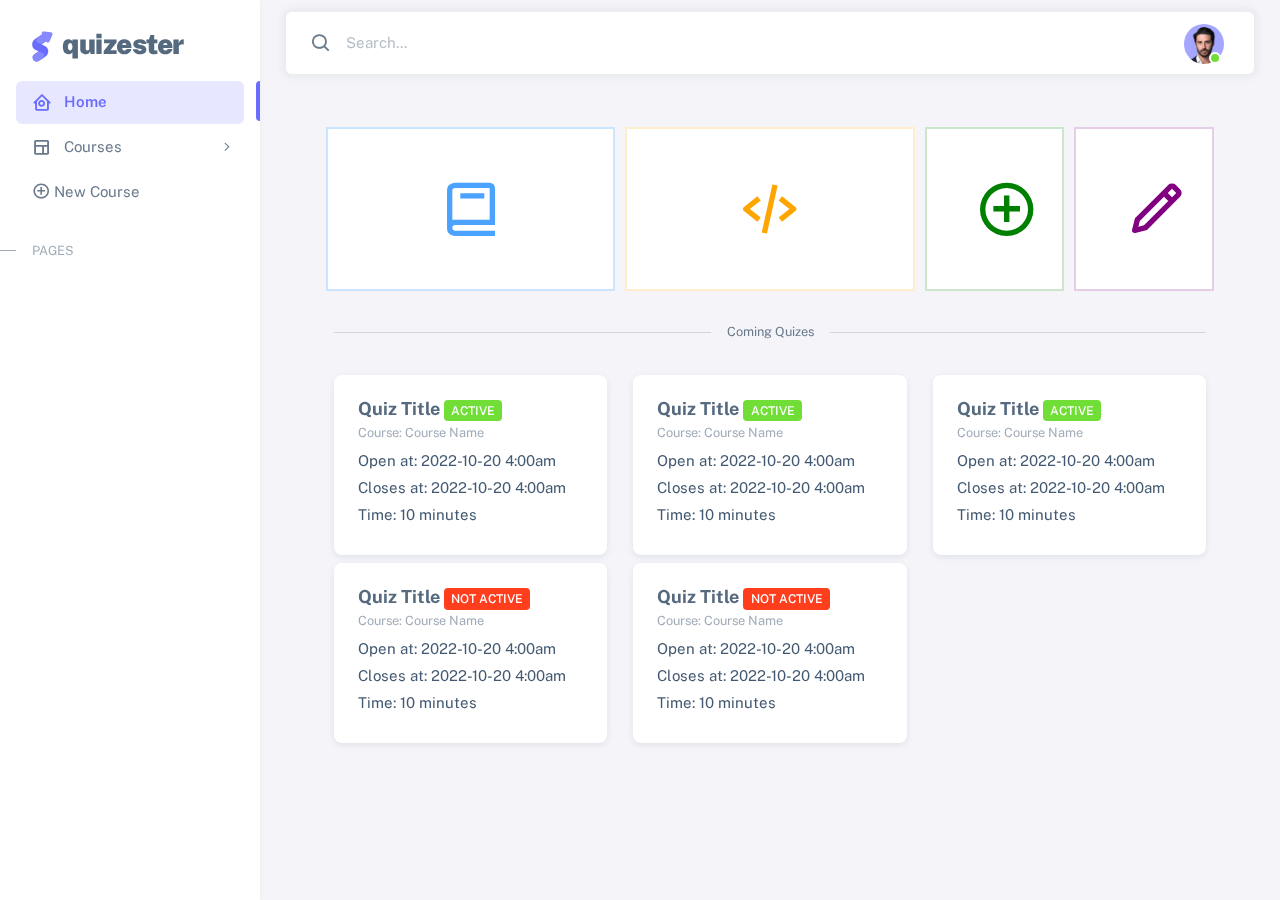
<file: html/index.html>
<!DOCTYPE html>

<html
  lang="en"
  class="light-style layout-menu-fixed"
  dir="ltr"
  data-theme="theme-default"
  data-assets-path="../assets/"
  data-template="vertical-menu-template-free"
>
  <head>
    <meta charset="utf-8" />
    <meta
      name="viewport"
      content="width=device-width, initial-scale=1.0, user-scalable=no, minimum-scale=1.0, maximum-scale=1.0"
    />

    <title>Quizester - Home</title>

    <meta name="description" content="" />

    <!-- Favicon -->
    <link rel="icon" type="image/x-icon" href="../assets/img/favicon/favicon.ico" />

    <!-- Fonts -->
    <link rel="preconnect" href="https://fonts.googleapis.com" />
    <link rel="preconnect" href="https://fonts.gstatic.com" crossorigin />
    <link
      href="https://fonts.googleapis.com/css2?family=Public+Sans:ital,wght@0,300;0,400;0,500;0,600;0,700;1,300;1,400;1,500;1,600;1,700&display=swap"
      rel="stylesheet"
    />

    <!-- Icons. Uncomment required icon fonts -->
    <link rel="stylesheet" href="../assets/vendor/fonts/boxicons.css" />

    <!-- Core CSS -->
    <link rel="stylesheet" href="../assets/vendor/css/core.css" class="template-customizer-core-css" />
    <link rel="stylesheet" href="../assets/vendor/css/theme-default.css" class="template-customizer-theme-css" />
    <link rel="stylesheet" href="../assets/css/demo.css" />
    <link rel="stylesheet" href="../assets/css/style.css" />

    <!-- Vendors CSS -->
    <link rel="stylesheet" href="../assets/vendor/libs/perfect-scrollbar/perfect-scrollbar.css" />

    <link rel="stylesheet" href="../assets/vendor/libs/apex-charts/apex-charts.css" />

    <!-- Page CSS -->

    <!-- Helpers -->
    <script src="../assets/vendor/js/helpers.js"></script>

    <!--! Template customizer & Theme config files MUST be included after core stylesheets and helpers.js in the <head> section -->
    <!--? Config:  Mandatory theme config file contain global vars & default theme options, Set your preferred theme option in this file.  -->
    <script src="../assets/js/config.js"></script>
  </head>

  <body>
    <!-- Layout wrapper -->
    <div class="layout-wrapper layout-content-navbar">
      <div class="layout-container">
        <!-- Menu -->

        <aside id="layout-menu" class="layout-menu menu-vertical menu bg-menu-theme">
          <div class="app-brand demo">
            <a href="index.html" class="app-brand-link">
              <span class="app-brand-logo demo">
                <svg
                  width="25"
                  viewBox="0 0 25 42"
                  version="1.1"
                  xmlns="http://www.w3.org/2000/svg"
                  xmlns:xlink="http://www.w3.org/1999/xlink"
                >
                  <defs>
                    <path
                      d="M13.7918663,0.358365126 L3.39788168,7.44174259 C0.566865006,9.69408886 -0.379795268,12.4788597 0.557900856,15.7960551 C0.68998853,16.2305145 1.09562888,17.7872135 3.12357076,19.2293357 C3.8146334,19.7207684 5.32369333,20.3834223 7.65075054,21.2172976 L7.59773219,21.2525164 L2.63468769,24.5493413 C0.445452254,26.3002124 0.0884951797,28.5083815 1.56381646,31.1738486 C2.83770406,32.8170431 5.20850219,33.2640127 7.09180128,32.5391577 C8.347334,32.0559211 11.4559176,30.0011079 16.4175519,26.3747182 C18.0338572,24.4997857 18.6973423,22.4544883 18.4080071,20.2388261 C17.963753,17.5346866 16.1776345,15.5799961 13.0496516,14.3747546 L10.9194936,13.4715819 L18.6192054,7.984237 L13.7918663,0.358365126 Z"
                      id="path-1"
                    ></path>
                    <path
                      d="M5.47320593,6.00457225 C4.05321814,8.216144 4.36334763,10.0722806 6.40359441,11.5729822 C8.61520715,12.571656 10.0999176,13.2171421 10.8577257,13.5094407 L15.5088241,14.433041 L18.6192054,7.984237 C15.5364148,3.11535317 13.9273018,0.573395879 13.7918663,0.358365126 C13.5790555,0.511491653 10.8061687,2.3935607 5.47320593,6.00457225 Z"
                      id="path-3"
                    ></path>
                    <path
                      d="M7.50063644,21.2294429 L12.3234468,23.3159332 C14.1688022,24.7579751 14.397098,26.4880487 13.008334,28.506154 C11.6195701,30.5242593 10.3099883,31.790241 9.07958868,32.3040991 C5.78142938,33.4346997 4.13234973,34 4.13234973,34 C4.13234973,34 2.75489982,33.0538207 2.37032616e-14,31.1614621 C-0.55822714,27.8186216 -0.55822714,26.0572515 -4.05231404e-15,25.8773518 C0.83734071,25.6075023 2.77988457,22.8248993 3.3049379,22.52991 C3.65497346,22.3332504 5.05353963,21.8997614 7.50063644,21.2294429 Z"
                      id="path-4"
                    ></path>
                    <path
                      d="M20.6,7.13333333 L25.6,13.8 C26.2627417,14.6836556 26.0836556,15.9372583 25.2,16.6 C24.8538077,16.8596443 24.4327404,17 24,17 L14,17 C12.8954305,17 12,16.1045695 12,15 C12,14.5672596 12.1403557,14.1461923 12.4,13.8 L17.4,7.13333333 C18.0627417,6.24967773 19.3163444,6.07059163 20.2,6.73333333 C20.3516113,6.84704183 20.4862915,6.981722 20.6,7.13333333 Z"
                      id="path-5"
                    ></path>
                  </defs>
                  <g id="g-app-brand" stroke="none" stroke-width="1" fill="none" fill-rule="evenodd">
                    <g id="Brand-Logo" transform="translate(-27.000000, -15.000000)">
                      <g id="Icon" transform="translate(27.000000, 15.000000)">
                        <g id="Mask" transform="translate(0.000000, 8.000000)">
                          <mask id="mask-2" fill="white">
                            <use xlink:href="#path-1"></use>
                          </mask>
                          <use fill="#696cff" xlink:href="#path-1"></use>
                          <g id="Path-3" mask="url(#mask-2)">
                            <use fill="#696cff" xlink:href="#path-3"></use>
                            <use fill-opacity="0.2" fill="#FFFFFF" xlink:href="#path-3"></use>
                          </g>
                          <g id="Path-4" mask="url(#mask-2)">
                            <use fill="#696cff" xlink:href="#path-4"></use>
                            <use fill-opacity="0.2" fill="#FFFFFF" xlink:href="#path-4"></use>
                          </g>
                        </g>
                        <g
                          id="Triangle"
                          transform="translate(19.000000, 11.000000) rotate(-300.000000) translate(-19.000000, -11.000000) "
                        >
                          <use fill="#696cff" xlink:href="#path-5"></use>
                          <use fill-opacity="0.2" fill="#FFFFFF" xlink:href="#path-5"></use>
                        </g>
                      </g>
                    </g>
                  </g>
                </svg>
              </span>
              <span class="app-brand-text demo menu-text fw-bolder ms-2">Quizester</span>
            </a>

            <a href="javascript:void(0);" class="layout-menu-toggle menu-link text-large ms-auto d-block d-xl-none">
              <i class="bx bx-chevron-left bx-sm align-middle"></i>
            </a>
          </div>

          <div class="menu-inner-shadow"></div>

          <ul class="menu-inner py-1">
            <li class="menu-item active">
              <a href="index.html" class="menu-link">
                <i class="menu-icon tf-icons bx bx-home-circle"></i>
                <div data-i18n="Analytics">Home</div>
              </a>
            </li>

            <li class="menu-item">
              <a href="javascript:void(0);" class="menu-link menu-toggle">
                <i class="menu-icon tf-icons bx bx-layout"></i>
                <div data-i18n="Layouts">Courses</div>
              </a>

              <ul class="menu-sub">
                <li class="menu-item">
                  <a href="" class="menu-link">
                    <div>Course 1</div>
                  </a>
                </li>
                <li class="menu-item">
                  <a href="" class="menu-link">
                    <div>Course 1</div>
                  </a>
                </li>
                <li class="menu-item">
                    <div class="menu-link cursor-pointer">No Courses</div>
                </li>
              </ul>
            </li>

            <li class="menu-item">
              <a href= "" class="menu-link">

                <div>
                  <i class="bx bx-plus-circle mb-1"></i>
                  New Course
                </div>
              </a>
            </li>

            <li class="menu-header small text-uppercase">
              <span class="menu-header-text">Pages</span>
            </li>
          </ul>
        </aside>
        <!-- / Menu -->

        <!-- Layout container -->
        <div class="layout-page">
          <!-- Navbar -->

          <nav
            class="layout-navbar container-xxl navbar navbar-expand-xl navbar-detached align-items-center bg-navbar-theme"
            id="layout-navbar"
          >
            <div class="layout-menu-toggle navbar-nav align-items-xl-center me-3 me-xl-0 d-xl-none">
              <a class="nav-item nav-link px-0 me-xl-4" href="javascript:void(0)">
                <i class="bx bx-menu bx-sm"></i>
              </a>
            </div>

            <div class="navbar-nav-right d-flex align-items-center" id="navbar-collapse">
              <!-- Search -->
              <div class="navbar-nav align-items-center">
                <div class="nav-item d-flex align-items-center">
                  <i class="bx bx-search fs-4 lh-0"></i>
                  <input
                    type="text"
                    class="form-control border-0 shadow-none"
                    placeholder="Search..."
                    aria-label="Search..."
                  />
                </div>
              </div>
              <!-- /Search -->

              <ul class="navbar-nav flex-row align-items-center ms-auto">

                <!-- User -->
                <li class="nav-item navbar-dropdown dropdown-user dropdown">
                  <a class="nav-link dropdown-toggle hide-arrow" href="javascript:void(0);" data-bs-toggle="dropdown">
                    <div class="avatar avatar-online">
                      <img src="../assets/img/avatars/1.png" alt class="w-px-40 h-auto rounded-circle" />
                    </div>
                  </a>
                  <ul class="dropdown-menu dropdown-menu-end">
                    <li>
                      <a class="dropdown-item" href="#">
                        <div class="d-flex">
                          <div class="flex-shrink-0 me-3">
                            <div class="avatar avatar-online">
                              <img src="../assets/img/avatars/1.png" alt class="w-px-40 h-auto rounded-circle" />
                            </div>
                          </div>
                          <div class="flex-grow-1">
                            <span class="fw-semibold d-block">John Doe</span>
                            <small class="text-muted">Admin</small>
                          </div>
                        </div>
                      </a>
                    </li>
                    <li>
                      <div class="dropdown-divider"></div>
                    </li>
                    <li>
                      <a class="dropdown-item" href="#">
                        <i class="bx bx-user me-2"></i>
                        <span class="align-middle">My Profile</span>
                      </a>
                    </li>
                    <li>
                      <a class="dropdown-item" href="#">
                        <i class="bx bx-cog me-2"></i>
                        <span class="align-middle">Settings</span>
                      </a>
                    </li>
                    <li>
                      <a class="dropdown-item" href="#">
                        <span class="d-flex align-items-center align-middle">
                          <i class="flex-shrink-0 bx bx-credit-card me-2"></i>
                          <span class="flex-grow-1 align-middle">Billing</span>
                          <span class="flex-shrink-0 badge badge-center rounded-pill bg-danger w-px-20 h-px-20">4</span>
                        </span>
                      </a>
                    </li>
                    <li>
                      <div class="dropdown-divider"></div>
                    </li>
                    <li>
                      <a class="dropdown-item" href="auth-login-basic.html">
                        <i class="bx bx-power-off me-2"></i>
                        <span class="align-middle">Log Out</span>
                      </a>
                    </li>
                  </ul>
                </li>
                <!--/ User -->
              </ul>
            </div>
          </nav>

          <!-- / Navbar -->




          <!-- Content wrapper -->
          <div class="container">
            <!-- Content -->
            <div class="row p-5 pb-2">
              <div class="component col col-12 col-lg-4 col-md-6 col-sm-12">
                <a href="" data-work="Courses" class="blue">
                  <i class="icon bx bx-book text-center p-5 d-block bg-white h-100"></i>
                </a>
              </div>

              <div class="component col col-12 col-lg-4 col-md-6 col-sm-12">
                <a href="" data-work="Quizes" class="orange">
                  <i class="icon bx bx-code-alt text-center p-5 d-block bg-white h-100"></i>
                </a>
              </div>

              <div class="component col col-12 col-lg-2 col-md-6 col-sm-12">
                <a href="" data-work="create course" class="green">
                  <i class="icon bx bx-plus-circle text-center p-5 d-block bg-white h-100"></i>
                </a>
              </div>

              <div class="component col col-12 col-lg-2 col-md-6 col-sm-12">
                <a href="" data-work="Create Quiz" class="purple">
                  <i class="icon bx bx-pencil text-center p-5 d-block bg-white h-100"></i>
                </a>
              </div>
            </div>

            <div class="divider text-center mx-5">
              <div class="divider-text">Coming Quizes</div>
            </div>

            <div class="row p-5 pt-3">
<!--              <p class="text-center text-black-50 p-5">There is no coming quizes...</p>-->

              <div class="col col-lg-4 col-md-6 col-sm-12 col-12 mb-2">
                <a href="" class="card">
                  <div class="card-header pb-2">
                    <h5 class="card-title fw-bold mb-1 d-inline-block">Quiz Title</h5>
                    <span class="badge bg-success">active</span>
                    <small class="text-muted d-block">Course: Course Name</small>
                  </div>
                  <div class="card-body">
                    <p class="card-text text-black d-block mb-1">
                      Open at: 2022-10-20 4:00am
                    </p>
                    <p class="card-text text-black d-block mb-1">
                      Closes at: 2022-10-20 4:00am
                    </p>
                    <p class="card-text text-black d-block mb-1">
                      Time: 10 minutes
                    </p>
                  </div>

                </a>
              </div>
              <div class="col col-lg-4 col-md-6 col-sm-12 col-12 mb-2">
                <a href="" class="card">
                  <div class="card-header pb-2">
                    <h5 class="card-title fw-bold mb-1 d-inline-block">Quiz Title</h5>
                    <span class="badge bg-success">active</span>
                    <small class="text-muted d-block">Course: Course Name</small>
                  </div>
                  <div class="card-body">
                    <p class="card-text text-black d-block mb-1">
                      Open at: 2022-10-20 4:00am
                    </p>
                    <p class="card-text text-black d-block mb-1">
                      Closes at: 2022-10-20 4:00am
                    </p>
                    <p class="card-text text-black d-block mb-1">
                      Time: 10 minutes
                    </p>
                  </div>

                </a>
              </div>
              <div class="col col-lg-4 col-md-6 col-sm-12 col-12 mb-2">
                <a href="" class="card">
                  <div class="card-header pb-2">
                    <h5 class="card-title fw-bold mb-1 d-inline-block">Quiz Title</h5>
                    <span class="badge bg-success">active</span>
                    <small class="text-muted d-block">Course: Course Name</small>
                  </div>
                  <div class="card-body">
                    <p class="card-text text-black d-block mb-1">
                      Open at: 2022-10-20 4:00am
                    </p>
                    <p class="card-text text-black d-block mb-1">
                      Closes at: 2022-10-20 4:00am
                    </p>
                    <p class="card-text text-black d-block mb-1">
                      Time: 10 minutes
                    </p>
                  </div>

                </a>
              </div>
              <div class="col col-lg-4 col-md-6 col-sm-12 col-12 mb-2">
                <a href="" class="card">
                  <div class="card-header pb-2">
                    <h5 class="card-title fw-bold mb-1 d-inline-block">Quiz Title</h5>
                    <span class="badge bg-danger">not active</span>
                    <small class="text-muted d-block">Course: Course Name</small>
                  </div>
                  <div class="card-body">
                    <p class="card-text text-black d-block mb-1">
                      Open at: 2022-10-20 4:00am
                    </p>
                    <p class="card-text text-black d-block mb-1">
                      Closes at: 2022-10-20 4:00am
                    </p>
                    <p class="card-text text-black d-block mb-1">
                      Time: 10 minutes
                    </p>
                  </div>

                </a>
              </div>
              <div class="col col-lg-4 col-md-6 col-sm-12 col-12 mb-2">
                <a href="" class="card">
                  <div class="card-header pb-2">
                    <h5 class="card-title fw-bold mb-1 d-inline-block">Quiz Title</h5>
                    <span class="badge bg-danger">not active</span>
                    <small class="text-muted d-block">Course: Course Name</small>
                  </div>
                  <div class="card-body">
                    <p class="card-text text-black d-block mb-1">
                      Open at: 2022-10-20 4:00am
                    </p>
                    <p class="card-text text-black d-block mb-1">
                      Closes at: 2022-10-20 4:00am
                    </p>
                    <p class="card-text text-black d-block mb-1">
                      Time: 10 minutes
                    </p>
                  </div>

                </a>
              </div>
            </div>

            <!-- / Content -->

            <div class="content-backdrop fade"></div>
          </div>
          <!-- Content wrapper -->
        </div>
        <!-- / Layout page -->
      </div>

      <!-- Overlay -->
      <div class="layout-overlay layout-menu-toggle"></div>
    </div>
    <!-- / Layout wrapper -->
















    <!-- Core JS -->
    <!-- build:js assets/vendor/js/core.js -->
    <script src="../assets/vendor/libs/jquery/jquery.js"></script>
    <script src="../assets/vendor/libs/popper/popper.js"></script>
    <script src="../assets/vendor/js/bootstrap.js"></script>
    <script src="../assets/vendor/libs/perfect-scrollbar/perfect-scrollbar.js"></script>

    <script src="../assets/vendor/js/menu.js"></script>
    <!-- endbuild -->

    <!-- Vendors JS -->
    <script src="../assets/vendor/libs/apex-charts/apexcharts.js"></script>

    <!-- Main JS -->
    <script src="../assets/js/main.js"></script>

    <!-- Page JS -->
    <script src="../assets/js/dashboards-analytics.js"></script>
  </body>
</html>
</file>
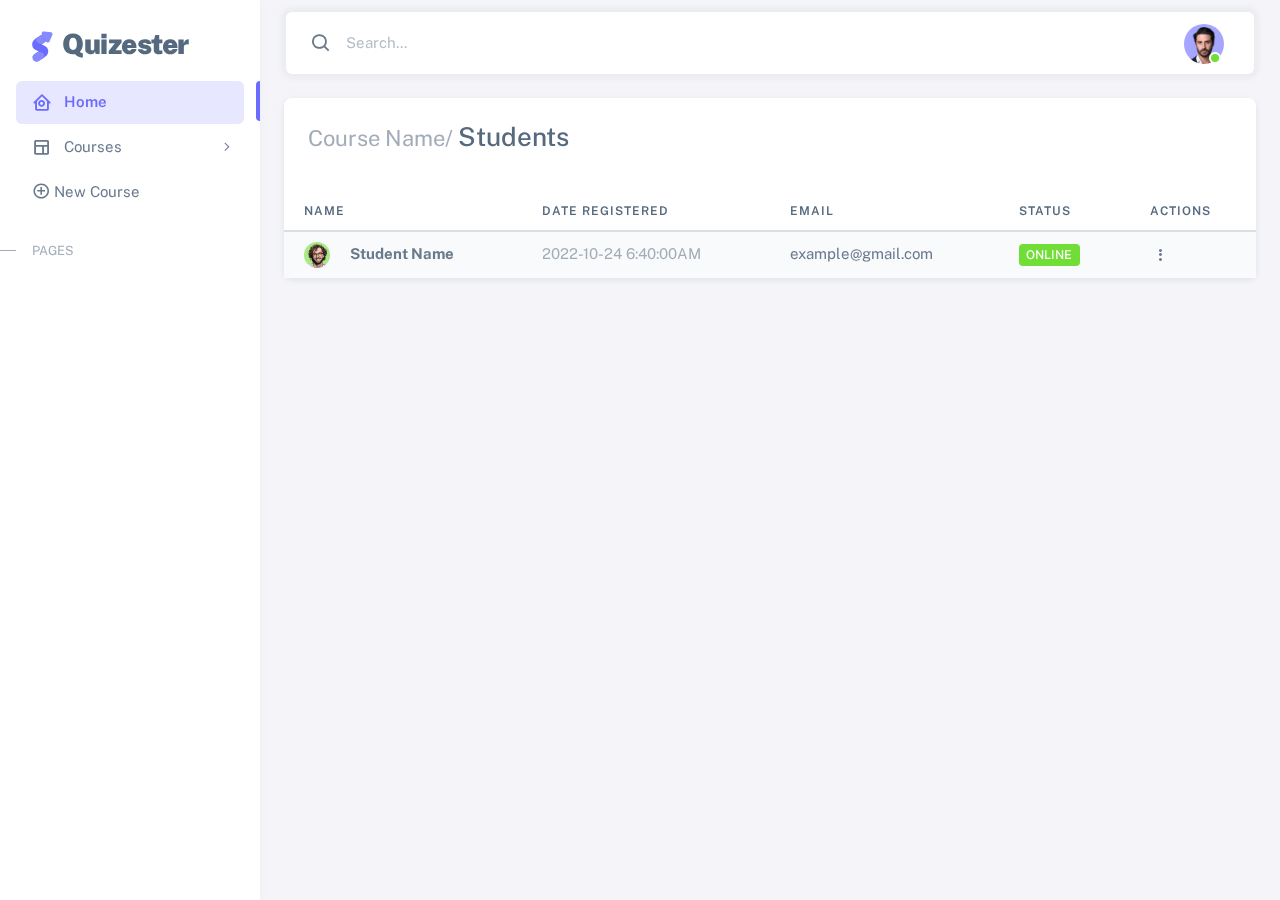
<file: html/course_students_show.html>
<!DOCTYPE html>

<html
        lang="en"
        class="light-style layout-menu-fixed"
        dir="ltr"
        data-theme="theme-default"
        data-assets-path="../assets/"
        data-template="vertical-menu-template-free"
>
<head>
    <meta charset="utf-8" />
    <meta
            name="viewport"
            content="width=device-width, initial-scale=1.0, user-scalable=no, minimum-scale=1.0, maximum-scale=1.0"
    />

    <title>Courses - Quizester</title>

    <meta name="description" content="" />

    <!-- Favicon -->
    <link rel="icon" type="image/x-icon" href="../assets/img/favicon/favicon.ico" />

    <!-- Fonts -->
    <link rel="preconnect" href="https://fonts.googleapis.com" />
    <link rel="preconnect" href="https://fonts.gstatic.com" crossorigin />
    <link
            href="https://fonts.googleapis.com/css2?family=Public+Sans:ital,wght@0,300;0,400;0,500;0,600;0,700;1,300;1,400;1,500;1,600;1,700&display=swap"
            rel="stylesheet"
    />

    <!-- Icons. Uncomment required icon fonts -->
    <link rel="stylesheet" href="../assets/vendor/fonts/boxicons.css" />
    <link rel="stylesheet" href="../assets/css/all.min.css" />

    <!-- Core CSS -->
    <link rel="stylesheet" href="../assets/vendor/css/core.css" class="template-customizer-core-css" />
    <link rel="stylesheet" href="../assets/vendor/css/theme-default.css" class="template-customizer-theme-css" />
    <link rel="stylesheet" href="../assets/css/demo.css" />
    <link rel="stylesheet" href="../assets/css/style.css" />

    <!-- Vendors CSS -->
    <link rel="stylesheet" href="../assets/vendor/libs/perfect-scrollbar/perfect-scrollbar.css" />

    <link rel="stylesheet" href="../assets/vendor/libs/apex-charts/apex-charts.css" />

    <!-- Page CSS -->

    <!-- Helpers -->
    <script src="../assets/vendor/js/helpers.js"></script>

    <!--! Template customizer & Theme config files MUST be included after core stylesheets and helpers.js in the <head> section -->
    <!--? Config:  Mandatory theme config file contain global vars & default theme options, Set your preferred theme option in this file.  -->
    <script src="../assets/js/config.js"></script>
</head>

<body>
<!-- Layout wrapper -->
<div class="layout-wrapper layout-content-navbar">
    <div class="layout-container">

        <aside id="layout-menu" class="layout-menu menu-vertical menu bg-menu-theme">
            <div class="app-brand demo">
                <a href="index.html" class="app-brand-link">
              <span class="app-brand-logo demo">
                <svg
                        width="25"
                        viewBox="0 0 25 42"
                        version="1.1"
                        xmlns="http://www.w3.org/2000/svg"
                        xmlns:xlink="http://www.w3.org/1999/xlink"
                >
                  <defs>
                    <path
                            d="M13.7918663,0.358365126 L3.39788168,7.44174259 C0.566865006,9.69408886 -0.379795268,12.4788597 0.557900856,15.7960551 C0.68998853,16.2305145 1.09562888,17.7872135 3.12357076,19.2293357 C3.8146334,19.7207684 5.32369333,20.3834223 7.65075054,21.2172976 L7.59773219,21.2525164 L2.63468769,24.5493413 C0.445452254,26.3002124 0.0884951797,28.5083815 1.56381646,31.1738486 C2.83770406,32.8170431 5.20850219,33.2640127 7.09180128,32.5391577 C8.347334,32.0559211 11.4559176,30.0011079 16.4175519,26.3747182 C18.0338572,24.4997857 18.6973423,22.4544883 18.4080071,20.2388261 C17.963753,17.5346866 16.1776345,15.5799961 13.0496516,14.3747546 L10.9194936,13.4715819 L18.6192054,7.984237 L13.7918663,0.358365126 Z"
                            id="path-1"
                    ></path>
                    <path
                            d="M5.47320593,6.00457225 C4.05321814,8.216144 4.36334763,10.0722806 6.40359441,11.5729822 C8.61520715,12.571656 10.0999176,13.2171421 10.8577257,13.5094407 L15.5088241,14.433041 L18.6192054,7.984237 C15.5364148,3.11535317 13.9273018,0.573395879 13.7918663,0.358365126 C13.5790555,0.511491653 10.8061687,2.3935607 5.47320593,6.00457225 Z"
                            id="path-3"
                    ></path>
                    <path
                            d="M7.50063644,21.2294429 L12.3234468,23.3159332 C14.1688022,24.7579751 14.397098,26.4880487 13.008334,28.506154 C11.6195701,30.5242593 10.3099883,31.790241 9.07958868,32.3040991 C5.78142938,33.4346997 4.13234973,34 4.13234973,34 C4.13234973,34 2.75489982,33.0538207 2.37032616e-14,31.1614621 C-0.55822714,27.8186216 -0.55822714,26.0572515 -4.05231404e-15,25.8773518 C0.83734071,25.6075023 2.77988457,22.8248993 3.3049379,22.52991 C3.65497346,22.3332504 5.05353963,21.8997614 7.50063644,21.2294429 Z"
                            id="path-4"
                    ></path>
                    <path
                            d="M20.6,7.13333333 L25.6,13.8 C26.2627417,14.6836556 26.0836556,15.9372583 25.2,16.6 C24.8538077,16.8596443 24.4327404,17 24,17 L14,17 C12.8954305,17 12,16.1045695 12,15 C12,14.5672596 12.1403557,14.1461923 12.4,13.8 L17.4,7.13333333 C18.0627417,6.24967773 19.3163444,6.07059163 20.2,6.73333333 C20.3516113,6.84704183 20.4862915,6.981722 20.6,7.13333333 Z"
                            id="path-5"
                    ></path>
                  </defs>
                  <g id="g-app-brand" stroke="none" stroke-width="1" fill="none" fill-rule="evenodd">
                    <g id="Brand-Logo" transform="translate(-27.000000, -15.000000)">
                      <g id="Icon" transform="translate(27.000000, 15.000000)">
                        <g id="Mask" transform="translate(0.000000, 8.000000)">
                          <mask id="mask-2" fill="white">
                            <use xlink:href="#path-1"></use>
                          </mask>
                          <use fill="#696cff" xlink:href="#path-1"></use>
                          <g id="Path-3" mask="url(#mask-2)">
                            <use fill="#696cff" xlink:href="#path-3"></use>
                            <use fill-opacity="0.2" fill="#FFFFFF" xlink:href="#path-3"></use>
                          </g>
                          <g id="Path-4" mask="url(#mask-2)">
                            <use fill="#696cff" xlink:href="#path-4"></use>
                            <use fill-opacity="0.2" fill="#FFFFFF" xlink:href="#path-4"></use>
                          </g>
                        </g>
                        <g
                                id="Triangle"
                                transform="translate(19.000000, 11.000000) rotate(-300.000000) translate(-19.000000, -11.000000) "
                        >
                          <use fill="#696cff" xlink:href="#path-5"></use>
                          <use fill-opacity="0.2" fill="#FFFFFF" xlink:href="#path-5"></use>
                        </g>
                      </g>
                    </g>
                  </g>
                </svg>
              </span>
                    <span class="app-brand-text demo text-capitalize menu-text fw-bolder ms-2">Quizester</span>
                </a>

                <a href="javascript:void(0);" class="layout-menu-toggle menu-link text-large ms-auto d-block d-xl-none">
                    <i class="bx bx-chevron-left bx-sm align-middle"></i>
                </a>
            </div>

            <div class="menu-inner-shadow"></div>

            <ul class="menu-inner py-1">
                <li class="menu-item active">
                    <a href="index.html" class="menu-link">
                        <i class="menu-icon tf-icons bx bx-home-circle"></i>
                        <div data-i18n="Analytics">Home</div>
                    </a>
                </li>

                <li class="menu-item">
                    <a href="javascript:void(0);" class="menu-link menu-toggle">
                        <i class="menu-icon tf-icons bx bx-layout"></i>
                        <div data-i18n="Layouts">Courses</div>
                    </a>

                    <ul class="menu-sub">
                        <li class="menu-item">
                            <a href="" class="menu-link">
                                <div>Course 1</div>
                            </a>
                        </li>
                        <li class="menu-item">
                            <a href="" class="menu-link">
                                <div>Course 1</div>
                            </a>
                        </li>
                        <li class="menu-item">
                            <div class="menu-link cursor-pointer">No Course</div>
                        </li>
                    </ul>
                </li>

                <li class="menu-item">
                    <a href= "" class="menu-link">

                        <div>
                            <i class="bx bx-plus-circle mb-1"></i>
                            New Course
                        </div>
                    </a>
                </li>

                <li class="menu-header small text-uppercase">
                    <span class="menu-header-text">Pages</span>
                </li>
            </ul>
        </aside>
        <div class="layout-page">
            <!-- Navbar -->
            <nav
                    class="layout-navbar container-xxl navbar navbar-expand-xl navbar-detached align-items-center bg-navbar-theme"
                    id="layout-navbar"
            >
                <div class="layout-menu-toggle navbar-nav align-items-xl-center me-3 me-xl-0 d-xl-none">
                    <a class="nav-item nav-link px-0 me-xl-4" href="javascript:void(0)">
                        <i class="bx bx-menu bx-sm"></i>
                    </a>
                </div>

                <div class="navbar-nav-right d-flex align-items-center" id="navbar-collapse">
                    <!-- Search -->
                    <div class="navbar-nav align-items-center">
                        <div class="nav-item d-flex align-items-center">
                            <i class="bx bx-search fs-4 lh-0"></i>
                            <input
                                    type="text"
                                    class="form-control border-0 shadow-none"
                                    placeholder="Search..."
                                    aria-label="Search..."
                            />
                        </div>
                    </div>
                    <!-- /Search -->

                    <ul class="navbar-nav flex-row align-items-center ms-auto">

                        <!-- User -->
                        <li class="nav-item navbar-dropdown dropdown-user dropdown">
                            <a class="nav-link dropdown-toggle hide-arrow" href="javascript:void(0);" data-bs-toggle="dropdown">
                                <div class="avatar avatar-online">
                                    <img src="../assets/img/avatars/1.png" alt class="w-px-40 h-auto rounded-circle" />
                                </div>
                            </a>
                            <ul class="dropdown-menu dropdown-menu-end">
                                <li>
                                    <a class="dropdown-item" href="#">
                                        <div class="d-flex">
                                            <div class="flex-shrink-0 me-3">
                                                <div class="avatar avatar-online">
                                                    <img src="../assets/img/avatars/1.png" alt class="w-px-40 h-auto rounded-circle" />
                                                </div>
                                            </div>
                                            <div class="flex-grow-1">
                                                <span class="fw-semibold d-block">John Doe</span>
                                                <small class="text-muted">Admin</small>
                                            </div>
                                        </div>
                                    </a>
                                </li>
                                <li>
                                    <div class="dropdown-divider"></div>
                                </li>
                                <li>
                                    <a class="dropdown-item" href="#">
                                        <i class="bx bx-user me-2"></i>
                                        <span class="align-middle">My Profile</span>
                                    </a>
                                </li>
                                <li>
                                    <a class="dropdown-item" href="#">
                                        <i class="bx bx-cog me-2"></i>
                                        <span class="align-middle">Settings</span>
                                    </a>
                                </li>
                                <li>
                                    <a class="dropdown-item" href="#">
                        <span class="d-flex align-items-center align-middle">
                          <i class="flex-shrink-0 bx bx-credit-card me-2"></i>
                          <span class="flex-grow-1 align-middle">Billing</span>
                          <span class="flex-shrink-0 badge badge-center rounded-pill bg-danger w-px-20 h-px-20">4</span>
                        </span>
                                    </a>
                                </li>
                                <li>
                                    <div class="dropdown-divider"></div>
                                </li>
                                <li>
                                    <a class="dropdown-item" href="auth-login-basic.html">
                                        <i class="bx bx-power-off me-2"></i>
                                        <span class="align-middle">Log Out</span>
                                    </a>
                                </li>
                            </ul>
                        </li>
                        <!--/ User -->
                    </ul>
                </div>
            </nav>


            <div class="container-fluid p-4">
              <div class="card">
                  <div class="card-header">
                      <a href="Course.html" class="text-muted fs-4">Course Name/ </a>
                      <h3 class="d-inline-block">Students</h3>
                  </div>

                <div class="table-responsive text-nowrap">
                    <table class="table table-striped">
                        <thead>
                        <tr>
                            <th>Name</th>
                            <th>Date registered</th>
                            <th>Email</th>
                            <th>Status</th>
                            <th>Actions</th>
                        </tr>
                        </thead>
                        <tbody class="table-border-bottom-0">
                        <tr>
                            <td>
                                    <a href="" class="avatar avatar-xs d-inline-block me-3">
                                        <img src="../assets/img/avatars/5.png" alt="Avatar" class="rounded-circle" />
                                    </a>
                                    <strong>Student Name</strong>
                            </td>
                            <td>
                                <span class="text-muted">2022-10-24 6:40:00AM</span>
                            </td>
                            <td>
                                <span class="">example@gmail.com</span>
                            </td>
                            <td><span class="badge bg-success me-1">Online</span></td>
                            <td>
                                <div class="dropdown">
                                    <button type="button" class="btn p-0 dropdown-toggle hide-arrow" data-bs-toggle="dropdown">
                                        <i class="bx bx-dots-vertical-rounded"></i>
                                    </button>
                                    <div class="dropdown-menu">
                                        <button class="dropdown-item text-danger" href="javascript:void(0);">
                                            <i class="bx bx-trash me-1"></i> Delete
                                        </button>
                                    </div>
                                </div>
                            </td>
                        </tr>
                        </tbody>
                    </table>
                </div>
              </div>



              <div class="content-backdrop fade"></div>
            </div>
        </div>
    </div>

    <!-- Overlay -->
    <div class="layout-overlay layout-menu-toggle"></div>
</div>
<!-- / Layout wrapper -->











<!-- Core JS -->
<!-- build:js assets/vendor/js/core.js -->
<script src="../assets/vendor/libs/jquery/jquery.js"></script>
<script src="../assets/vendor/libs/popper/popper.js"></script>
<script src="../assets/vendor/js/bootstrap.js"></script>
<script src="../js/main.js"></script>
<script src="../assets/vendor/libs/perfect-scrollbar/perfect-scrollbar.js"></script>

<script src="../assets/js/all.min.js"></script>

<script src="../assets/vendor/js/menu.js"></script>
<!-- endbuild -->

<!-- Vendors JS -->
<script src="../assets/vendor/libs/apex-charts/apexcharts.js"></script>

<!-- Main JS -->
<script src="../assets/js/main.js"></script>

<!-- Page JS -->
<script src="../assets/js/dashboards-analytics.js"></script>
</body>
</html>
</file>
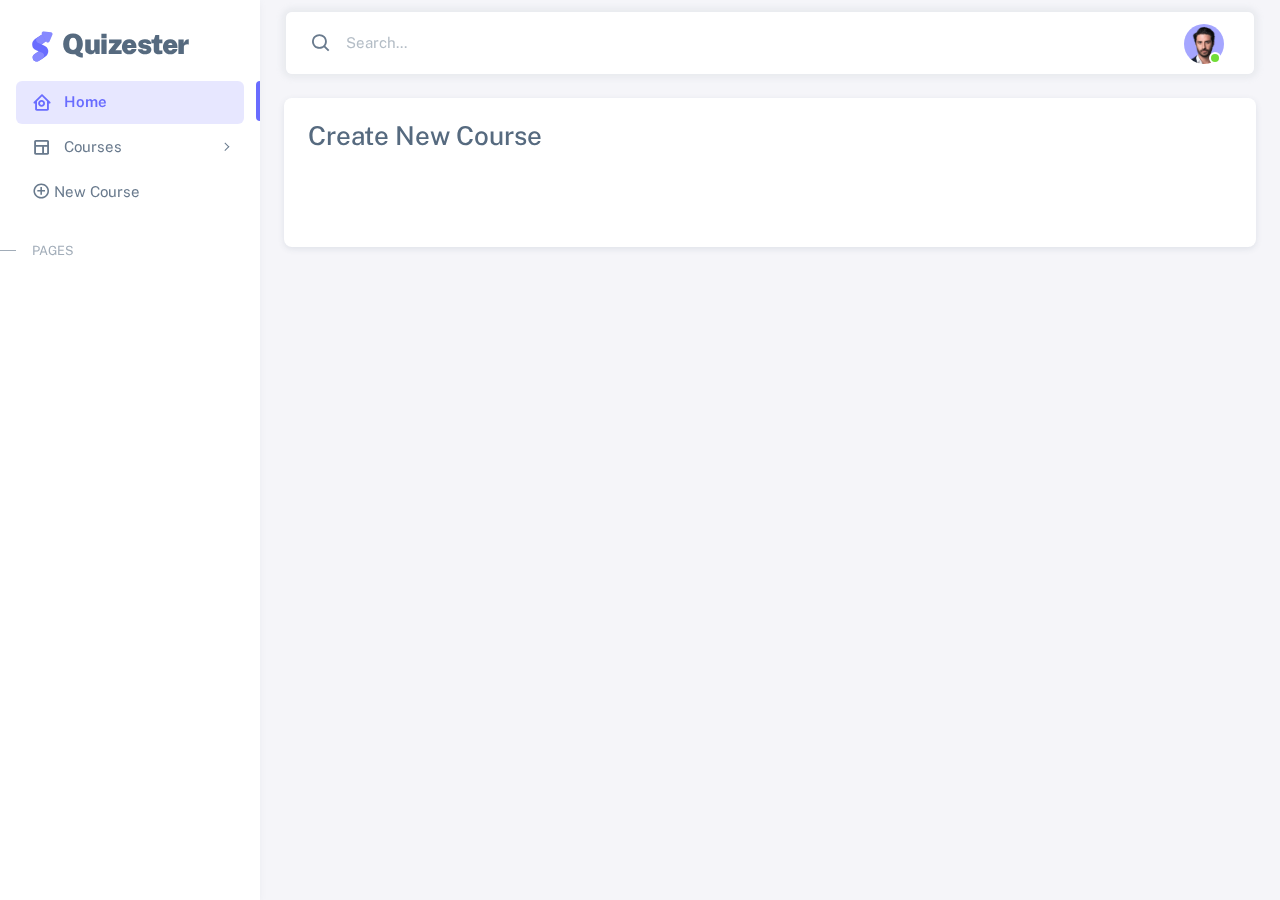
<file: html/create_course.html>
<!DOCTYPE html>

<html
        lang="en"
        class="light-style layout-menu-fixed"
        dir="ltr"
        data-theme="theme-default"
        data-assets-path="../assets/"
        data-template="vertical-menu-template-free"
>
<head>
    <meta charset="utf-8" />
    <meta
            name="viewport"
            content="width=device-width, initial-scale=1.0, user-scalable=no, minimum-scale=1.0, maximum-scale=1.0"
    />

    <title>Courses - Quizester</title>

    <meta name="description" content="" />

    <!-- Favicon -->
    <link rel="icon" type="image/x-icon" href="../assets/img/favicon/favicon.ico" />

    <!-- Fonts -->
    <link rel="preconnect" href="https://fonts.googleapis.com" />
    <link rel="preconnect" href="https://fonts.gstatic.com" crossorigin />
    <link
            href="https://fonts.googleapis.com/css2?family=Public+Sans:ital,wght@0,300;0,400;0,500;0,600;0,700;1,300;1,400;1,500;1,600;1,700&display=swap"
            rel="stylesheet"
    />

    <!-- Icons. Uncomment required icon fonts -->
    <link rel="stylesheet" href="../assets/vendor/fonts/boxicons.css" />
    <link rel="stylesheet" href="../assets/css/all.min.css" />

    <!-- Core CSS -->
    <link rel="stylesheet" href="../assets/vendor/css/core.css" class="template-customizer-core-css" />
    <link rel="stylesheet" href="../assets/vendor/css/theme-default.css" class="template-customizer-theme-css" />
    <link rel="stylesheet" href="../assets/css/demo.css" />
    <link rel="stylesheet" href="../assets/css/style.css" />

    <!-- Vendors CSS -->
    <link rel="stylesheet" href="../assets/vendor/libs/perfect-scrollbar/perfect-scrollbar.css" />

    <link rel="stylesheet" href="../assets/vendor/libs/apex-charts/apex-charts.css" />

    <!-- Page CSS -->

    <!-- Helpers -->
    <script src="../assets/vendor/js/helpers.js"></script>

    <!--! Template customizer & Theme config files MUST be included after core stylesheets and helpers.js in the <head> section -->
    <!--? Config:  Mandatory theme config file contain global vars & default theme options, Set your preferred theme option in this file.  -->
    <script src="../assets/js/config.js"></script>
</head>

<body>
<!-- Layout wrapper -->
<div class="layout-wrapper layout-content-navbar">
    <div class="layout-container">

        <aside id="layout-menu" class="layout-menu menu-vertical menu bg-menu-theme">
            <div class="app-brand demo">
                <a href="index.html" class="app-brand-link">
              <span class="app-brand-logo demo">
                <svg
                        width="25"
                        viewBox="0 0 25 42"
                        version="1.1"
                        xmlns="http://www.w3.org/2000/svg"
                        xmlns:xlink="http://www.w3.org/1999/xlink"
                >
                  <defs>
                    <path
                            d="M13.7918663,0.358365126 L3.39788168,7.44174259 C0.566865006,9.69408886 -0.379795268,12.4788597 0.557900856,15.7960551 C0.68998853,16.2305145 1.09562888,17.7872135 3.12357076,19.2293357 C3.8146334,19.7207684 5.32369333,20.3834223 7.65075054,21.2172976 L7.59773219,21.2525164 L2.63468769,24.5493413 C0.445452254,26.3002124 0.0884951797,28.5083815 1.56381646,31.1738486 C2.83770406,32.8170431 5.20850219,33.2640127 7.09180128,32.5391577 C8.347334,32.0559211 11.4559176,30.0011079 16.4175519,26.3747182 C18.0338572,24.4997857 18.6973423,22.4544883 18.4080071,20.2388261 C17.963753,17.5346866 16.1776345,15.5799961 13.0496516,14.3747546 L10.9194936,13.4715819 L18.6192054,7.984237 L13.7918663,0.358365126 Z"
                            id="path-1"
                    ></path>
                    <path
                            d="M5.47320593,6.00457225 C4.05321814,8.216144 4.36334763,10.0722806 6.40359441,11.5729822 C8.61520715,12.571656 10.0999176,13.2171421 10.8577257,13.5094407 L15.5088241,14.433041 L18.6192054,7.984237 C15.5364148,3.11535317 13.9273018,0.573395879 13.7918663,0.358365126 C13.5790555,0.511491653 10.8061687,2.3935607 5.47320593,6.00457225 Z"
                            id="path-3"
                    ></path>
                    <path
                            d="M7.50063644,21.2294429 L12.3234468,23.3159332 C14.1688022,24.7579751 14.397098,26.4880487 13.008334,28.506154 C11.6195701,30.5242593 10.3099883,31.790241 9.07958868,32.3040991 C5.78142938,33.4346997 4.13234973,34 4.13234973,34 C4.13234973,34 2.75489982,33.0538207 2.37032616e-14,31.1614621 C-0.55822714,27.8186216 -0.55822714,26.0572515 -4.05231404e-15,25.8773518 C0.83734071,25.6075023 2.77988457,22.8248993 3.3049379,22.52991 C3.65497346,22.3332504 5.05353963,21.8997614 7.50063644,21.2294429 Z"
                            id="path-4"
                    ></path>
                    <path
                            d="M20.6,7.13333333 L25.6,13.8 C26.2627417,14.6836556 26.0836556,15.9372583 25.2,16.6 C24.8538077,16.8596443 24.4327404,17 24,17 L14,17 C12.8954305,17 12,16.1045695 12,15 C12,14.5672596 12.1403557,14.1461923 12.4,13.8 L17.4,7.13333333 C18.0627417,6.24967773 19.3163444,6.07059163 20.2,6.73333333 C20.3516113,6.84704183 20.4862915,6.981722 20.6,7.13333333 Z"
                            id="path-5"
                    ></path>
                  </defs>
                  <g id="g-app-brand" stroke="none" stroke-width="1" fill="none" fill-rule="evenodd">
                    <g id="Brand-Logo" transform="translate(-27.000000, -15.000000)">
                      <g id="Icon" transform="translate(27.000000, 15.000000)">
                        <g id="Mask" transform="translate(0.000000, 8.000000)">
                          <mask id="mask-2" fill="white">
                            <use xlink:href="#path-1"></use>
                          </mask>
                          <use fill="#696cff" xlink:href="#path-1"></use>
                          <g id="Path-3" mask="url(#mask-2)">
                            <use fill="#696cff" xlink:href="#path-3"></use>
                            <use fill-opacity="0.2" fill="#FFFFFF" xlink:href="#path-3"></use>
                          </g>
                          <g id="Path-4" mask="url(#mask-2)">
                            <use fill="#696cff" xlink:href="#path-4"></use>
                            <use fill-opacity="0.2" fill="#FFFFFF" xlink:href="#path-4"></use>
                          </g>
                        </g>
                        <g
                                id="Triangle"
                                transform="translate(19.000000, 11.000000) rotate(-300.000000) translate(-19.000000, -11.000000) "
                        >
                          <use fill="#696cff" xlink:href="#path-5"></use>
                          <use fill-opacity="0.2" fill="#FFFFFF" xlink:href="#path-5"></use>
                        </g>
                      </g>
                    </g>
                  </g>
                </svg>
              </span>
                    <span class="app-brand-text demo text-capitalize menu-text fw-bolder ms-2">Quizester</span>
                </a>

                <a href="javascript:void(0);" class="layout-menu-toggle menu-link text-large ms-auto d-block d-xl-none">
                    <i class="bx bx-chevron-left bx-sm align-middle"></i>
                </a>
            </div>

            <div class="menu-inner-shadow"></div>

            <ul class="menu-inner py-1">
                <li class="menu-item active">
                    <a href="index.html" class="menu-link">
                        <i class="menu-icon tf-icons bx bx-home-circle"></i>
                        <div data-i18n="Analytics">Home</div>
                    </a>
                </li>

                <li class="menu-item">
                    <a href="javascript:void(0);" class="menu-link menu-toggle">
                        <i class="menu-icon tf-icons bx bx-layout"></i>
                        <div data-i18n="Layouts">Courses</div>
                    </a>

                    <ul class="menu-sub">
                        <li class="menu-item">
                            <a href="" class="menu-link">
                                <div>Course 1</div>
                            </a>
                        </li>
                        <li class="menu-item">
                            <a href="" class="menu-link">
                                <div>Course 1</div>
                            </a>
                        </li>
                        <li class="menu-item">
                            <div class="menu-link cursor-pointer">No Course</div>
                        </li>
                    </ul>
                </li>

                <li class="menu-item">
                    <a href= "" class="menu-link">

                        <div>
                            <i class="bx bx-plus-circle mb-1"></i>
                            New Course
                        </div>
                    </a>
                </li>

                <li class="menu-header small text-uppercase">
                    <span class="menu-header-text">Pages</span>
                </li>
            </ul>
        </aside>
        <div class="layout-page">
            <!-- Navbar -->
            <nav
                    class="layout-navbar container-xxl navbar navbar-expand-xl navbar-detached align-items-center bg-navbar-theme"
                    id="layout-navbar"
            >
                <div class="layout-menu-toggle navbar-nav align-items-xl-center me-3 me-xl-0 d-xl-none">
                    <a class="nav-item nav-link px-0 me-xl-4" href="javascript:void(0)">
                        <i class="bx bx-menu bx-sm"></i>
                    </a>
                </div>

                <div class="navbar-nav-right d-flex align-items-center" id="navbar-collapse">
                    <!-- Search -->
                    <div class="navbar-nav align-items-center">
                        <div class="nav-item d-flex align-items-center">
                            <i class="bx bx-search fs-4 lh-0"></i>
                            <input
                                    type="text"
                                    class="form-control border-0 shadow-none"
                                    placeholder="Search..."
                                    aria-label="Search..."
                            />
                        </div>
                    </div>
                    <!-- /Search -->

                    <ul class="navbar-nav flex-row align-items-center ms-auto">

                        <!-- User -->
                        <li class="nav-item navbar-dropdown dropdown-user dropdown">
                            <a class="nav-link dropdown-toggle hide-arrow" href="javascript:void(0);" data-bs-toggle="dropdown">
                                <div class="avatar avatar-online">
                                    <img src="../assets/img/avatars/1.png" alt class="w-px-40 h-auto rounded-circle" />
                                </div>
                            </a>
                            <ul class="dropdown-menu dropdown-menu-end">
                                <li>
                                    <a class="dropdown-item" href="#">
                                        <div class="d-flex">
                                            <div class="flex-shrink-0 me-3">
                                                <div class="avatar avatar-online">
                                                    <img src="../assets/img/avatars/1.png" alt class="w-px-40 h-auto rounded-circle" />
                                                </div>
                                            </div>
                                            <div class="flex-grow-1">
                                                <span class="fw-semibold d-block">John Doe</span>
                                                <small class="text-muted">Admin</small>
                                            </div>
                                        </div>
                                    </a>
                                </li>
                                <li>
                                    <div class="dropdown-divider"></div>
                                </li>
                                <li>
                                    <a class="dropdown-item" href="#">
                                        <i class="bx bx-user me-2"></i>
                                        <span class="align-middle">My Profile</span>
                                    </a>
                                </li>
                                <li>
                                    <a class="dropdown-item" href="#">
                                        <i class="bx bx-cog me-2"></i>
                                        <span class="align-middle">Settings</span>
                                    </a>
                                </li>
                                <li>
                                    <a class="dropdown-item" href="#">
                        <span class="d-flex align-items-center align-middle">
                          <i class="flex-shrink-0 bx bx-credit-card me-2"></i>
                          <span class="flex-grow-1 align-middle">Billing</span>
                          <span class="flex-shrink-0 badge badge-center rounded-pill bg-danger w-px-20 h-px-20">4</span>
                        </span>
                                    </a>
                                </li>
                                <li>
                                    <div class="dropdown-divider"></div>
                                </li>
                                <li>
                                    <a class="dropdown-item" href="auth-login-basic.html">
                                        <i class="bx bx-power-off me-2"></i>
                                        <span class="align-middle">Log Out</span>
                                    </a>
                                </li>
                            </ul>
                        </li>
                        <!--/ User -->
                    </ul>
                </div>
            </nav>


            <div class="container-fluid p-4">
                <div class="card">
                    <h3 class="card-header">
                        Create New Course
                    </h3>
                    <div class="card-body"></div>
                    <div class="card-body">

                    </div>
                </div>


                <div class="content-backdrop fade"></div>
            </div>
        </div>
    </div>

    <!-- Overlay -->
    <div class="layout-overlay layout-menu-toggle"></div>
</div>
<!-- / Layout wrapper -->











<!-- Core JS -->
<!-- build:js assets/vendor/js/core.js -->
<script src="../assets/vendor/libs/jquery/jquery.js"></script>
<script src="../assets/vendor/libs/popper/popper.js"></script>
<script src="../assets/vendor/js/bootstrap.js"></script>
<script src="../js/main.js"></script>
<script src="../assets/vendor/libs/perfect-scrollbar/perfect-scrollbar.js"></script>

<script src="../assets/js/all.min.js"></script>

<script src="../assets/vendor/js/menu.js"></script>
<!-- endbuild -->

<!-- Vendors JS -->
<script src="../assets/vendor/libs/apex-charts/apexcharts.js"></script>

<!-- Main JS -->
<script src="../assets/js/main.js"></script>

<!-- Page JS -->
<script src="../assets/js/dashboards-analytics.js"></script>
</body>
</html>
</file>
